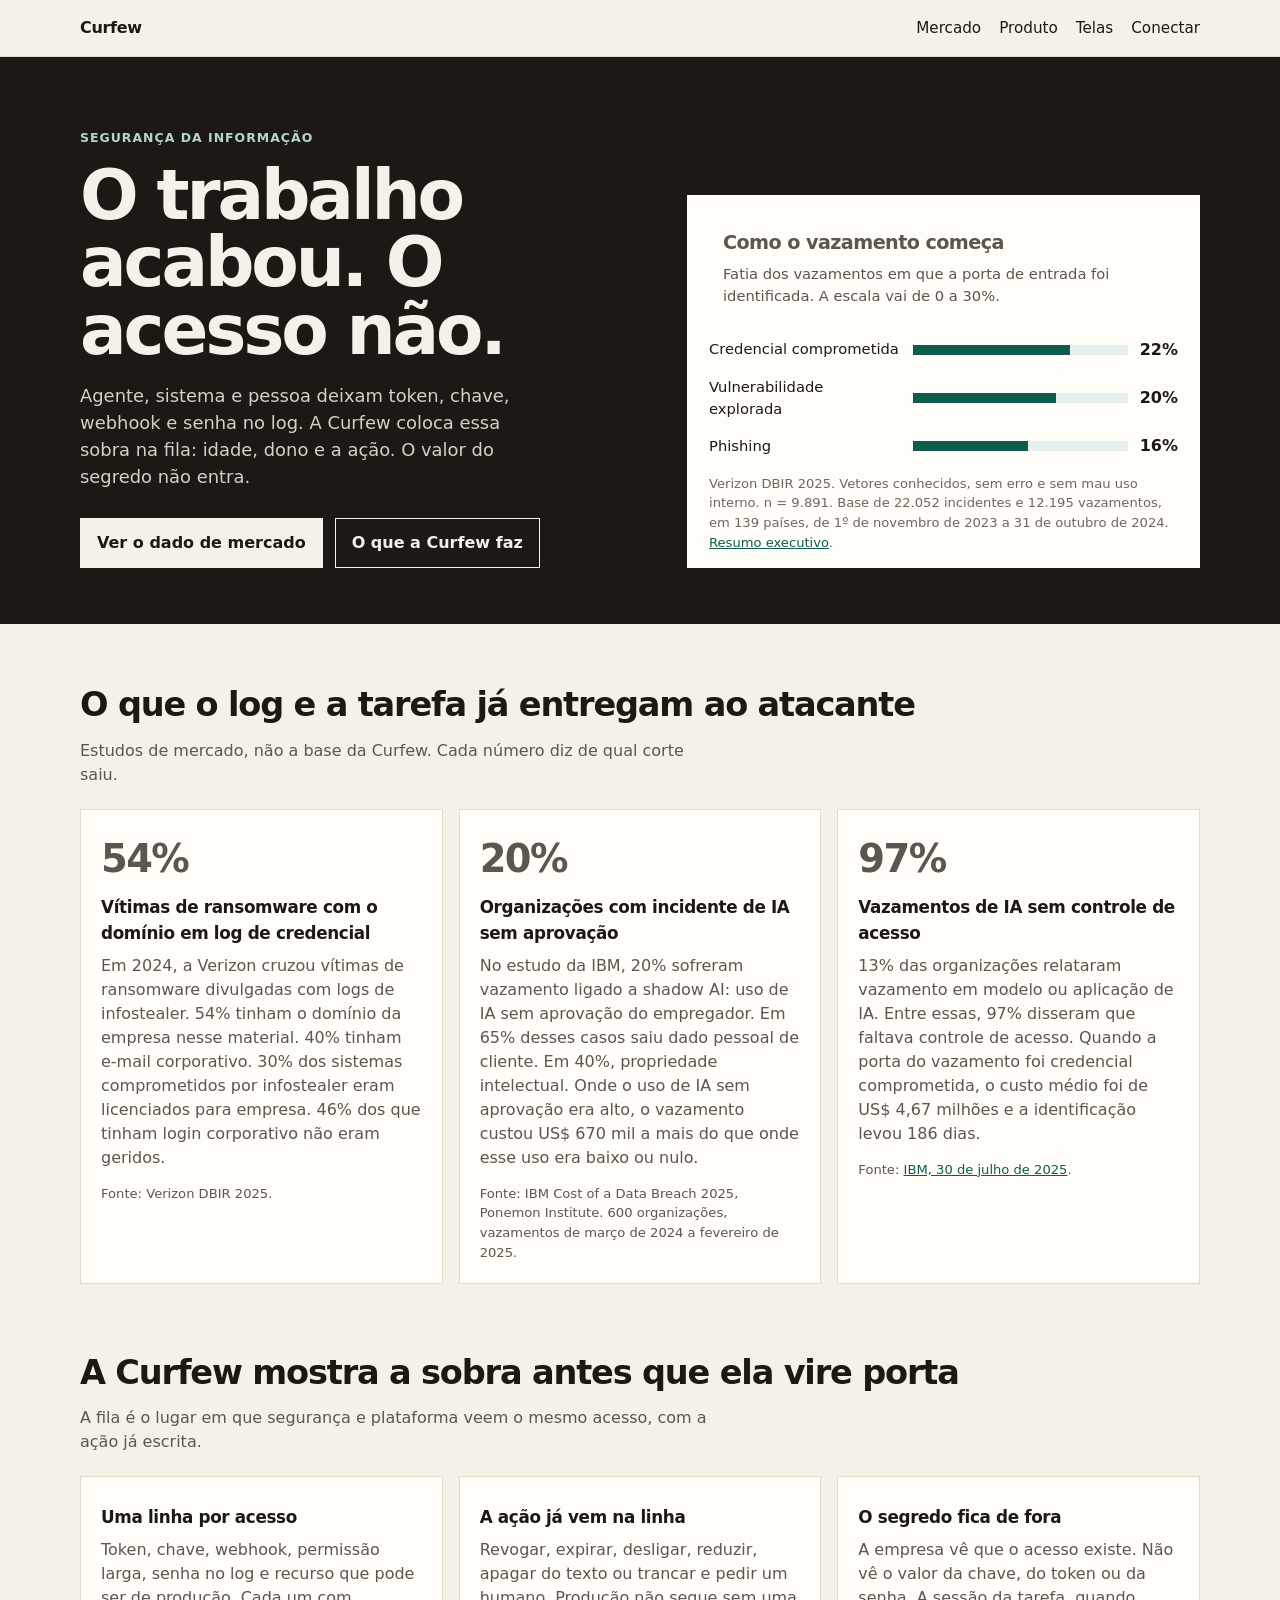
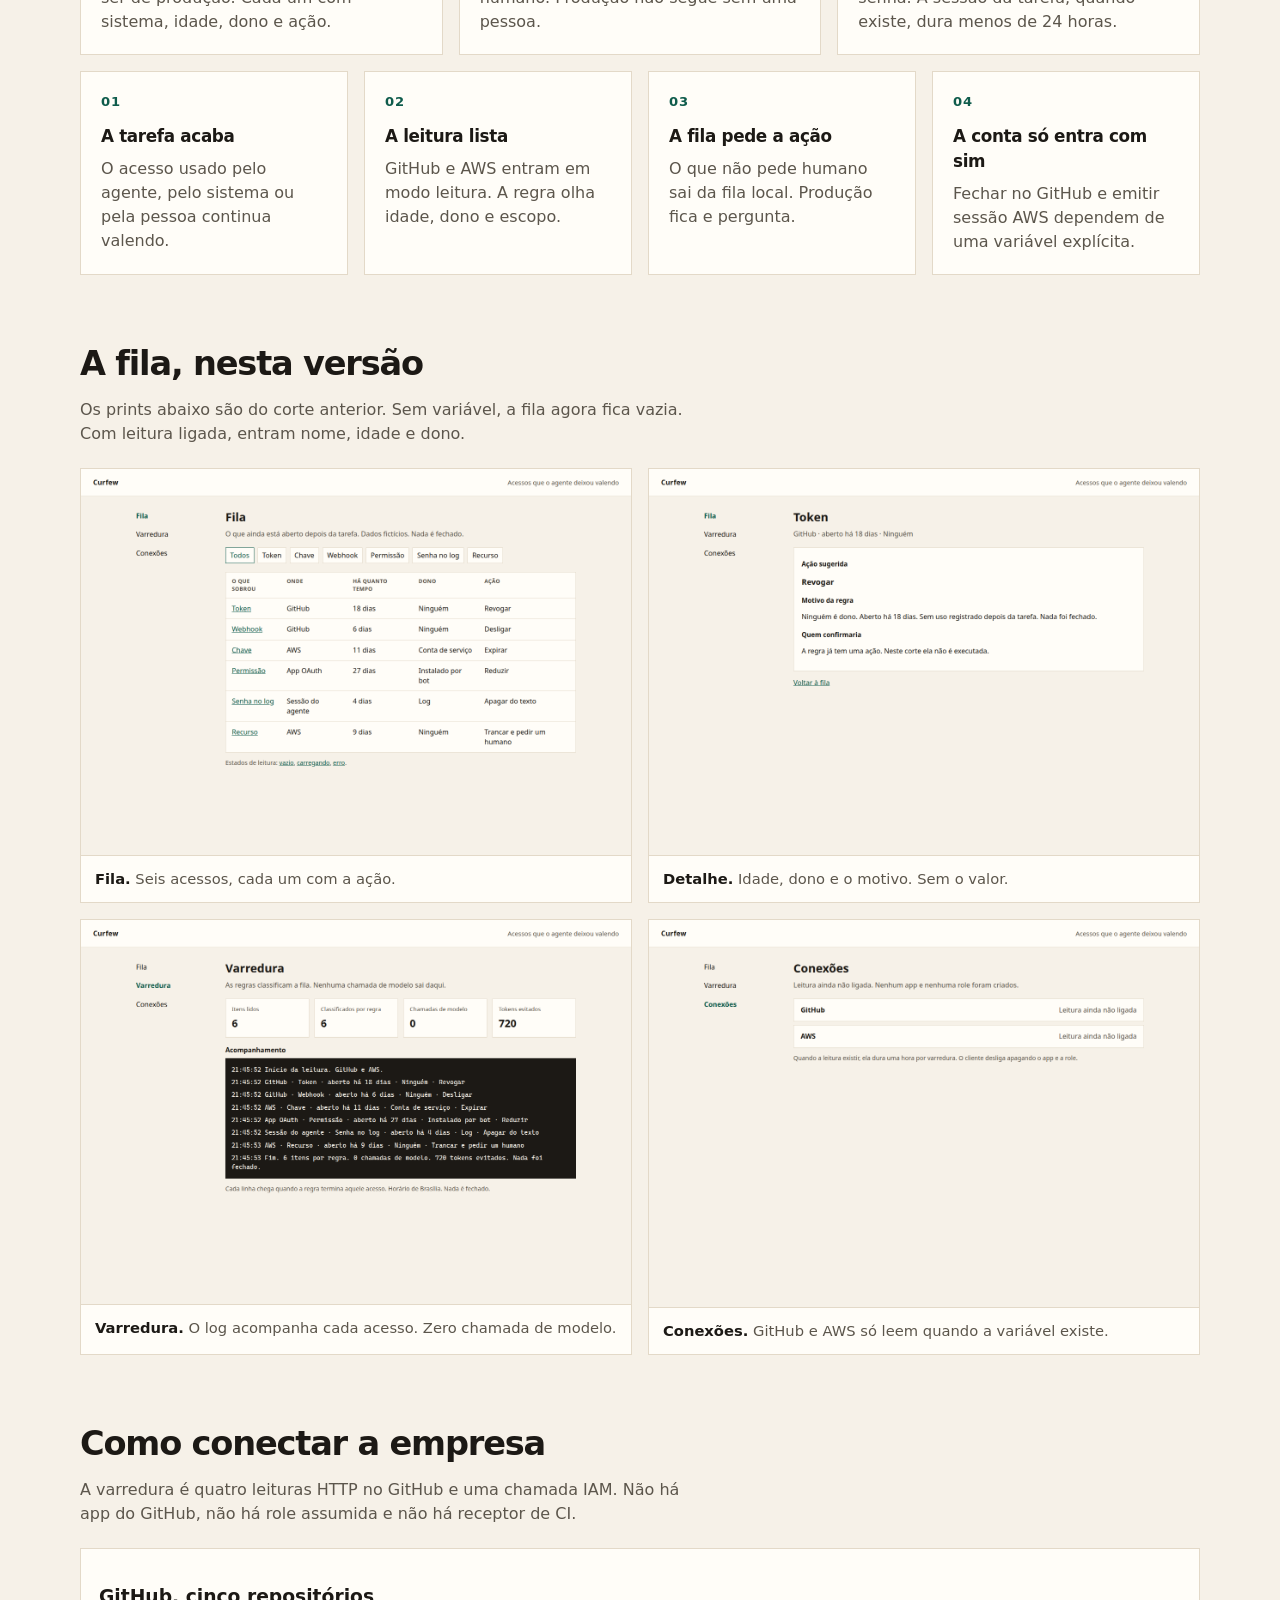
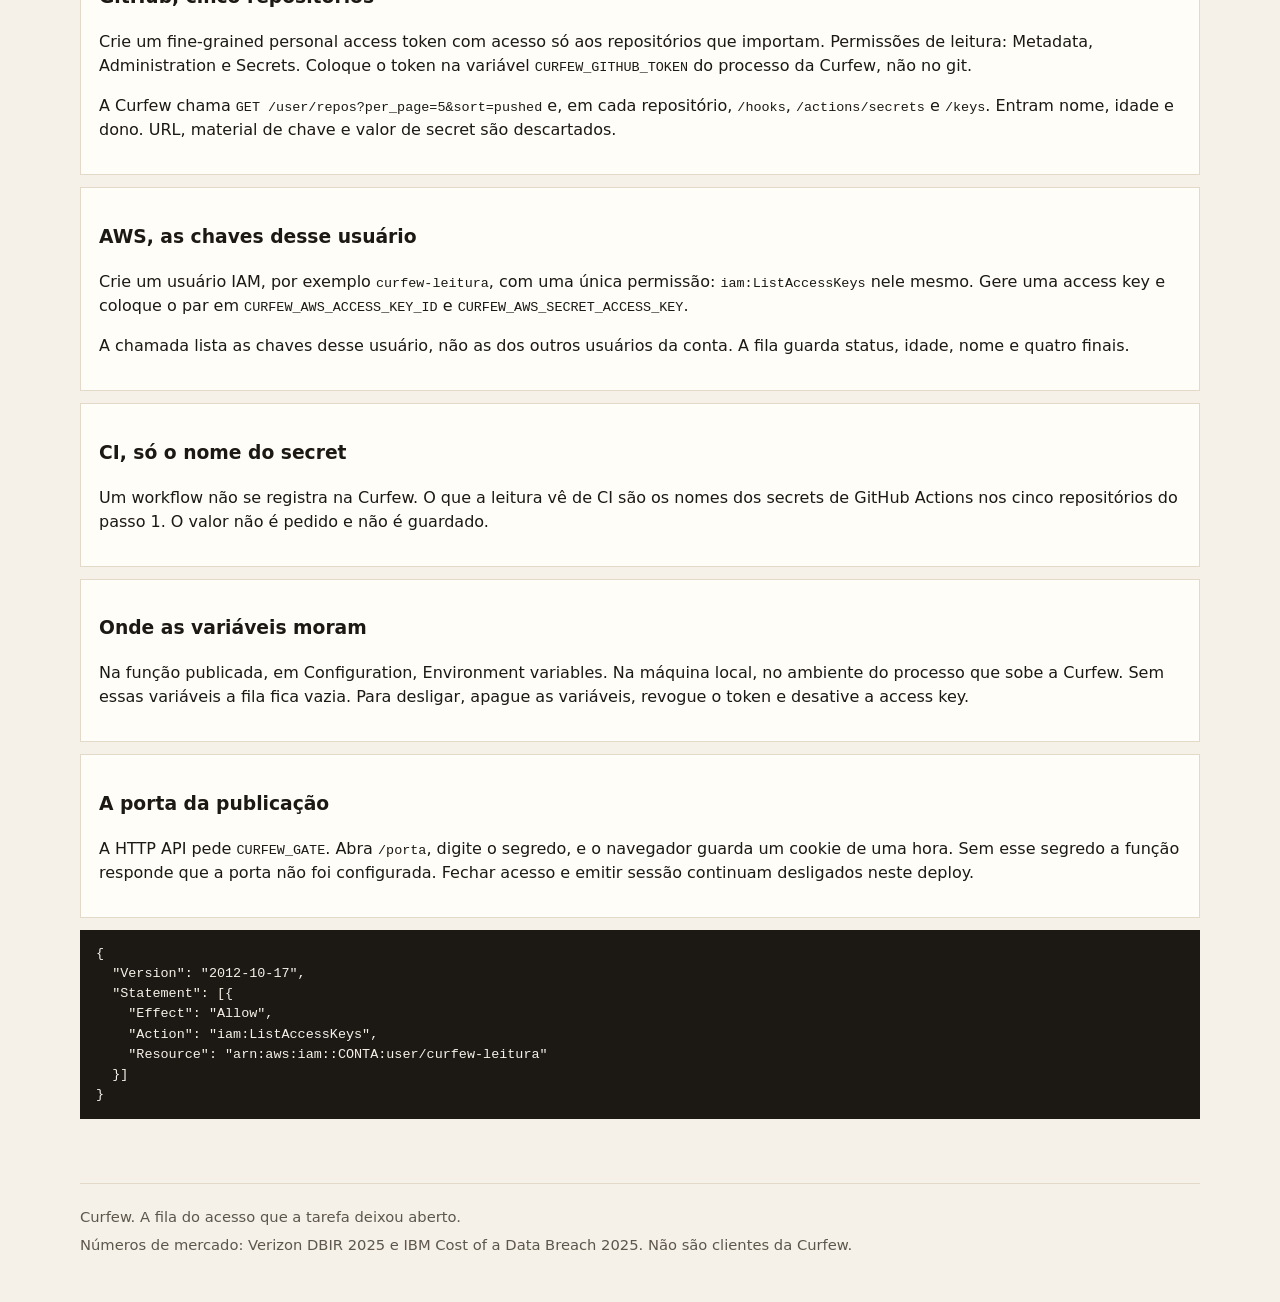
<file: docs/index.html>
<!DOCTYPE html>
<html lang="pt-BR">
<head>
    <meta charset="utf-8">
    <meta name="viewport" content="width=device-width, initial-scale=1">
    <title>Curfew — o acesso que ficou depois da tarefa</title>
    <meta name="description" content="A Curfew lista token, chave, webhook e senha no log que agente, sistema e pessoa deixaram valendo. O gráfico usa o DBIR 2025 da Verizon e o Cost of a Data Breach 2025 da IBM.">
    <link rel="icon" href="data:image/svg+xml,%3Csvg xmlns='http://www.w3.org/2000/svg' viewBox='0 0 32 32'%3E%3Crect width='32' height='32' fill='%230f5c4c'/%3E%3Cpath d='M10 15V12a6 6 0 0 1 12 0v3' fill='none' stroke='%23fffdf8' stroke-width='2'/%3E%3Crect x='8' y='15' width='16' height='10' fill='%23fffdf8'/%3E%3C/svg%3E">
    <link rel="stylesheet" href="site.css">
</head>
<body>
    <header class="top">
        <div class="wrap bar">
            <a class="mark" href="#topo">Curfew</a>
            <nav aria-label="Seções">
                <a href="#mercado">Mercado</a>
                <a href="#produto">Produto</a>
                <a href="#telas">Telas</a>
                <a href="#conectar">Conectar</a>
            </nav>
        </div>
    </header>

    <main id="topo">
        <section class="hero-band">
            <div class="wrap hero">
                <div>
                    <p class="kicker">Segurança da informação</p>
                    <h1>O trabalho acabou. O acesso não.</h1>
                    <p class="lede">Agente, sistema e pessoa deixam token, chave, webhook e senha no log. A Curfew coloca essa sobra na fila: idade, dono e a ação. O valor do segredo não entra.</p>
                    <div class="hero-actions">
                        <a class="button" href="#mercado">Ver o dado de mercado</a>
                        <a class="button quiet" href="#produto">O que a Curfew faz</a>
                    </div>
                </div>
                <figure class="chart">
                    <figcaption>
                        <h2>Como o vazamento começa</h2>
                        <p>Fatia dos vazamentos em que a porta de entrada foi identificada. A escala vai de 0 a 30%.</p>
                    </figcaption>
                    <ul class="bars">
                        <li>
                            <span class="bar-name">Credencial comprometida</span>
                            <span class="bar-track" aria-hidden="true"><span class="bar-fill" style="width: 73.33%"></span></span>
                            <span class="bar-value">22%</span>
                        </li>
                        <li>
                            <span class="bar-name">Vulnerabilidade explorada</span>
                            <span class="bar-track" aria-hidden="true"><span class="bar-fill" style="width: 66.67%"></span></span>
                            <span class="bar-value">20%</span>
                        </li>
                        <li>
                            <span class="bar-name">Phishing</span>
                            <span class="bar-track" aria-hidden="true"><span class="bar-fill" style="width: 53.33%"></span></span>
                            <span class="bar-value">16%</span>
                        </li>
                    </ul>
                    <p class="source">Verizon DBIR 2025. Vetores conhecidos, sem erro e sem mau uso interno. n = 9.891. Base de 22.052 incidentes e 12.195 vazamentos, em 139 países, de 1º de novembro de 2023 a 31 de outubro de 2024. <a href="https://www.verizon.com/business/resources/reports/dbir/2025-dbir-executive-summary.pdf">Resumo executivo</a>.</p>
                </figure>
            </div>
        </section>

        <section class="wrap band" id="mercado">
            <h2>O que o log e a tarefa já entregam ao atacante</h2>
            <p class="section-note">Estudos de mercado, não a base da Curfew. Cada número diz de qual corte saiu.</p>
            <div class="facts">
                <article>
                    <p class="fact-value">54%</p>
                    <h3>Vítimas de ransomware com o domínio em log de credencial</h3>
                    <p>Em 2024, a Verizon cruzou vítimas de ransomware divulgadas com logs de infostealer. 54% tinham o domínio da empresa nesse material. 40% tinham e-mail corporativo. 30% dos sistemas comprometidos por infostealer eram licenciados para empresa. 46% dos que tinham login corporativo não eram geridos.</p>
                    <p class="source">Fonte: Verizon DBIR 2025.</p>
                </article>
                <article>
                    <p class="fact-value">20%</p>
                    <h3>Organizações com incidente de IA sem aprovação</h3>
                    <p>No estudo da IBM, 20% sofreram vazamento ligado a shadow AI: uso de IA sem aprovação do empregador. Em 65% desses casos saiu dado pessoal de cliente. Em 40%, propriedade intelectual. Onde o uso de IA sem aprovação era alto, o vazamento custou US$ 670 mil a mais do que onde esse uso era baixo ou nulo.</p>
                    <p class="source">Fonte: IBM Cost of a Data Breach 2025, Ponemon Institute. 600 organizações, vazamentos de março de 2024 a fevereiro de 2025.</p>
                </article>
                <article>
                    <p class="fact-value">97%</p>
                    <h3>Vazamentos de IA sem controle de acesso</h3>
                    <p>13% das organizações relataram vazamento em modelo ou aplicação de IA. Entre essas, 97% disseram que faltava controle de acesso. Quando a porta do vazamento foi credencial comprometida, o custo médio foi de US$ 4,67 milhões e a identificação levou 186 dias.</p>
                    <p class="source">Fonte: <a href="https://newsroom.ibm.com/2025-07-30-ibm-report-13-of-organizations-reported-breaches-of-ai-models-or-applications,-97-of-which-reported-lacking-proper-ai-access-controls">IBM, 30 de julho de 2025</a>.</p>
                </article>
            </div>
        </section>

        <section class="wrap band" id="produto">
            <h2>A Curfew mostra a sobra antes que ela vire porta</h2>
            <p class="section-note">A fila é o lugar em que segurança e plataforma veem o mesmo acesso, com a ação já escrita.</p>
            <div class="benefits">
                <article class="card">
                    <h3>Uma linha por acesso</h3>
                    <p>Token, chave, webhook, permissão larga, senha no log e recurso que pode ser de produção. Cada um com sistema, idade, dono e ação.</p>
                </article>
                <article class="card">
                    <h3>A ação já vem na linha</h3>
                    <p>Revogar, expirar, desligar, reduzir, apagar do texto ou trancar e pedir um humano. Produção não segue sem uma pessoa.</p>
                </article>
                <article class="card">
                    <h3>O segredo fica de fora</h3>
                    <p>A empresa vê que o acesso existe. Não vê o valor da chave, do token ou da senha. A sessão da tarefa, quando existe, dura menos de 24 horas.</p>
                </article>
            </div>
            <ol class="steps">
                <li>
                    <h3>A tarefa acaba</h3>
                    <p>O acesso usado pelo agente, pelo sistema ou pela pessoa continua valendo.</p>
                </li>
                <li>
                    <h3>A leitura lista</h3>
                    <p>GitHub e AWS entram em modo leitura. A regra olha idade, dono e escopo.</p>
                </li>
                <li>
                    <h3>A fila pede a ação</h3>
                    <p>O que não pede humano sai da fila local. Produção fica e pergunta.</p>
                </li>
                <li>
                    <h3>A conta só entra com sim</h3>
                    <p>Fechar no GitHub e emitir sessão AWS dependem de uma variável explícita.</p>
                </li>
            </ol>
        </section>

        <section class="wrap band" id="telas">
            <h2>A fila, nesta versão</h2>
            <p class="section-note">Os prints abaixo são do corte anterior. Sem variável, a fila agora fica vazia. Com leitura ligada, entram nome, idade e dono.</p>
            <div class="shots">
                <figure>
                    <img src="prints/fila.png" alt="Fila da Curfew com seis acessos de exemplo e a ação de cada um.">
                    <figcaption><strong>Fila.</strong> Seis acessos, cada um com a ação.</figcaption>
                </figure>
                <figure>
                    <img src="prints/detalhe.png" alt="Detalhe de um token do GitHub sem dono, aberto há 18 dias, com a ação revogar.">
                    <figcaption><strong>Detalhe.</strong> Idade, dono e o motivo. Sem o valor.</figcaption>
                </figure>
                <figure>
                    <img src="prints/varredura.png" alt="Varredura com contadores e o log da leitura, no horário de Brasília.">
                    <figcaption><strong>Varredura.</strong> O log acompanha cada acesso. Zero chamada de modelo.</figcaption>
                </figure>
                <figure>
                    <img src="prints/conexoes.png" alt="Conexões com GitHub e AWS ainda sem leitura ligada.">
                    <figcaption><strong>Conexões.</strong> GitHub e AWS só leem quando a variável existe.</figcaption>
                </figure>
            </div>
        </section>

        <section class="wrap band" id="conectar">
            <h2>Como conectar a empresa</h2>
            <p class="section-note">A varredura é quatro leituras HTTP no GitHub e uma chamada IAM. Não há app do GitHub, não há role assumida e não há receptor de CI.</p>
            <ol class="connect">
                <li>
                    <h3>GitHub, cinco repositórios</h3>
                    <p>Crie um fine-grained personal access token com acesso só aos repositórios que importam. Permissões de leitura: Metadata, Administration e Secrets. Coloque o token na variável <code>CURFEW_GITHUB_TOKEN</code> do processo da Curfew, não no git.</p>
                    <p>A Curfew chama <code>GET /user/repos?per_page=5&amp;sort=pushed</code> e, em cada repositório, <code>/hooks</code>, <code>/actions/secrets</code> e <code>/keys</code>. Entram nome, idade e dono. URL, material de chave e valor de secret são descartados.</p>
                </li>
                <li>
                    <h3>AWS, as chaves desse usuário</h3>
                    <p>Crie um usuário IAM, por exemplo <code>curfew-leitura</code>, com uma única permissão: <code>iam:ListAccessKeys</code> nele mesmo. Gere uma access key e coloque o par em <code>CURFEW_AWS_ACCESS_KEY_ID</code> e <code>CURFEW_AWS_SECRET_ACCESS_KEY</code>.</p>
                    <p>A chamada lista as chaves desse usuário, não as dos outros usuários da conta. A fila guarda status, idade, nome e quatro finais.</p>
                </li>
                <li>
                    <h3>CI, só o nome do secret</h3>
                    <p>Um workflow não se registra na Curfew. O que a leitura vê de CI são os nomes dos secrets de GitHub Actions nos cinco repositórios do passo 1. O valor não é pedido e não é guardado.</p>
                </li>
                <li>
                    <h3>Onde as variáveis moram</h3>
                    <p>Na função publicada, em Configuration, Environment variables. Na máquina local, no ambiente do processo que sobe a Curfew. Sem essas variáveis a fila fica vazia. Para desligar, apague as variáveis, revogue o token e desative a access key.</p>
                </li>
                <li>
                    <h3>A porta da publicação</h3>
                    <p>A HTTP API pede <code>CURFEW_GATE</code>. Abra <code>/porta</code>, digite o segredo, e o navegador guarda um cookie de uma hora. Sem esse segredo a função responde que a porta não foi configurada. Fechar acesso e emitir sessão continuam desligados neste deploy.</p>
                </li>
            </ol>
            <pre class="policy">{
  "Version": "2012-10-17",
  "Statement": [{
    "Effect": "Allow",
    "Action": "iam:ListAccessKeys",
    "Resource": "arn:aws:iam::CONTA:user/curfew-leitura"
  }]
}</pre>
        </section>
    </main>

    <footer class="wrap foot">
        <p>Curfew. A fila do acesso que a tarefa deixou aberto.</p>
        <p>Números de mercado: Verizon DBIR 2025 e IBM Cost of a Data Breach 2025. Não são clientes da Curfew.</p>
    </footer>
</body>
</html>
</file>
<file: docs/site.css>
:root {
    color-scheme: light;
    --ink: #1c1915;
    --muted: #5c564c;
    --line: #e3d9c8;
    --paper: #f6f1e8;
    --card: #fffdf8;
    --accent: #0f5c4c;
    --accent-soft: #e5f0ec;
}

* { box-sizing: border-box; }

body {
    margin: 0;
    font-family: ui-sans-serif, "Segoe UI", system-ui, sans-serif;
    color: var(--ink);
    background: var(--paper);
    line-height: 1.5;
}

a { color: var(--accent); }

img { max-width: 100%; height: auto; display: block; }

.wrap {
    width: min(1120px, calc(100% - 40px));
    margin: 0 auto;
}

.top {
    position: sticky;
    top: 0;
    z-index: 2;
    background: rgba(246, 241, 232, 0.94);
    border-bottom: 1px solid var(--line);
}

.bar {
    display: flex;
    justify-content: space-between;
    align-items: center;
    gap: 16px;
    padding: 16px 0;
}

.mark {
    color: var(--ink);
    font-weight: 680;
    text-decoration: none;
    letter-spacing: -0.02em;
}

.top nav { display: flex; flex-wrap: wrap; gap: 18px; }

.top nav a { color: var(--ink); text-decoration: none; font-size: 0.95rem; }

.top nav a:hover { color: var(--accent); }

.hero-band { background: var(--ink); color: var(--paper); }

.hero {
    display: grid;
    grid-template-columns: 1.05fr 0.95fr;
    gap: 40px;
    align-items: end;
    padding: 72px 0 56px;
}

.kicker {
    margin: 0 0 14px;
    color: #b7d4cb;
    font-size: 0.78rem;
    font-weight: 680;
    letter-spacing: 0.08em;
    text-transform: uppercase;
}

h1 {
    margin: 0;
    max-width: 12ch;
    font-size: clamp(2.6rem, 5.4vw, 4.4rem);
    line-height: 0.98;
    font-weight: 640;
    letter-spacing: -0.045em;
}

.lede {
    max-width: 38ch;
    margin: 18px 0 0;
    color: #d7cfc3;
    font-size: 1.12rem;
}

.hero-actions { display: flex; flex-wrap: wrap; gap: 12px; margin-top: 28px; }

.button {
    display: inline-block;
    padding: 12px 16px;
    border: 1px solid var(--paper);
    background: var(--paper);
    color: var(--ink);
    text-decoration: none;
    font-weight: 650;
}

.button.quiet {
    background: transparent;
    color: var(--paper);
}

.chart {
    margin: 0;
    padding: 22px 22px 16px;
    background: var(--card);
    color: var(--ink);
}

.chart h2 { margin: 0 0 6px; font-size: 1.2rem; letter-spacing: -0.03em; }

.chart figcaption p { margin: 0 0 18px; color: var(--muted); }

.bars { list-style: none; margin: 0; padding: 0; display: grid; gap: 14px; }

.bars li {
    display: grid;
    grid-template-columns: minmax(9.5rem, 12rem) 1fr auto;
    gap: 12px;
    align-items: center;
}

.bar-name { font-size: 0.92rem; }

.bar-track {
    display: block;
    height: 10px;
    background: var(--accent-soft);
}

.bar-fill {
    display: block;
    height: 100%;
    background: var(--accent);
}

.bar-value { font-variant-numeric: tabular-nums; font-weight: 680; }

.source { margin: 16px 0 0; color: var(--muted); font-size: 0.82rem; }

.chart .source { color: #6d675e; }

.band { padding: 56px 0 8px; }

h2 {
    margin: 0 0 8px;
    font-size: clamp(1.6rem, 3vw, 2.1rem);
    font-weight: 640;
    letter-spacing: -0.035em;
}

.section-note { margin: 0 0 22px; max-width: 62ch; color: var(--muted); }

.facts, .benefits {
    display: grid;
    grid-template-columns: repeat(3, 1fr);
    gap: 16px;
}

.facts article, .card, .steps li {
    background: var(--card);
    border: 1px solid var(--line);
    padding: 20px;
}

.fact-value {
    margin: 0;
    color: var(--accent);
    font-size: 2.4rem;
    font-weight: 640;
    letter-spacing: -0.04em;
    font-variant-numeric: tabular-nums;
}

.facts h3, .card h3, .steps h3 { margin: 8px 0; font-size: 1.05rem; letter-spacing: -0.02em; }

.facts p, .card p, .steps p { margin: 0; color: var(--muted); }

.facts .source { margin-top: 14px; }

.steps {
    display: grid;
    grid-template-columns: repeat(4, 1fr);
    gap: 16px;
    margin: 16px 0 0;
    padding: 0;
    list-style: none;
    counter-reset: step;
}

.steps li::before {
    counter-increment: step;
    content: counter(step, decimal-leading-zero);
    display: block;
    margin-bottom: 12px;
    color: var(--accent);
    font-size: 0.82rem;
    font-weight: 680;
    letter-spacing: 0.06em;
}

.shots {
    display: grid;
    grid-template-columns: 1fr 1fr;
    gap: 16px;
}

figure { margin: 0; }

.shots figure {
    background: var(--card);
    border: 1px solid var(--line);
}

.shots img { width: 100%; border-bottom: 1px solid var(--line); }

figcaption { padding: 12px 14px; color: var(--muted); font-size: 0.92rem; }

figcaption strong { color: var(--ink); }

.connect { list-style: none; padding: 0; margin: 0; display: grid; gap: 12px; }

.connect li {
    background: var(--card);
    border: 1px solid var(--line);
    padding: 16px 18px;
}

.connect strong { color: var(--ink); }

.connect code, .policy {
    font-family: ui-monospace, "Cascadia Mono", "Segoe UI Mono", monospace;
    font-size: 0.84rem;
}

.policy {
    margin: 12px 0 0;
    padding: 14px 16px;
    background: var(--ink);
    color: var(--paper);
    overflow-x: auto;
    white-space: pre;
}

.foot {
    margin-top: 56px;
    padding: 22px 0 40px;
    border-top: 1px solid var(--line);
    color: var(--muted);
    font-size: 0.92rem;
}

.foot p { margin: 0 0 6px; }

@media (max-width: 900px) {
    .hero, .facts, .benefits, .steps, .shots { grid-template-columns: 1fr; }
    .hero { padding-top: 40px; }
    h1 { max-width: 14ch; }
    .bars li {
        grid-template-columns: 1fr auto;
        grid-template-areas:
            "name value"
            "track track";
    }
    .bar-name { grid-area: name; }
    .bar-value { grid-area: value; }
    .bar-track { grid-area: track; }
}
</file>
